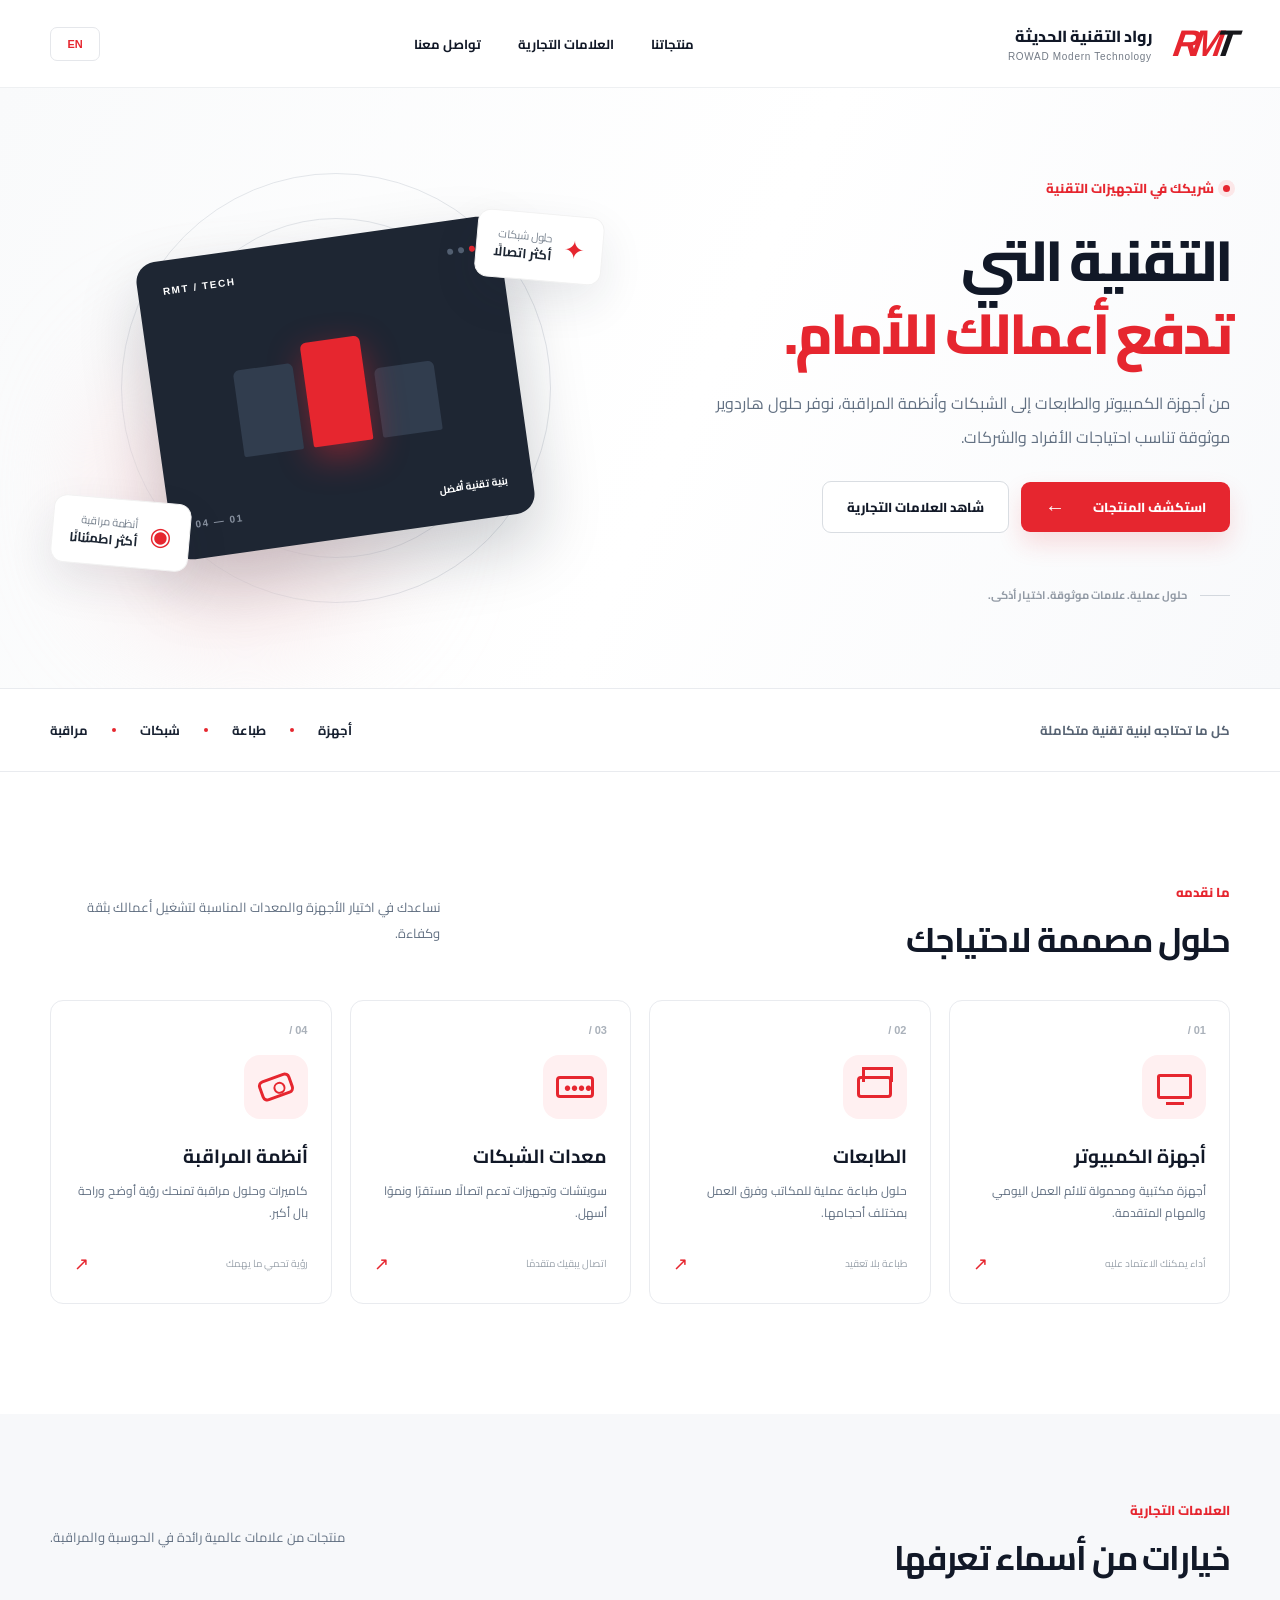
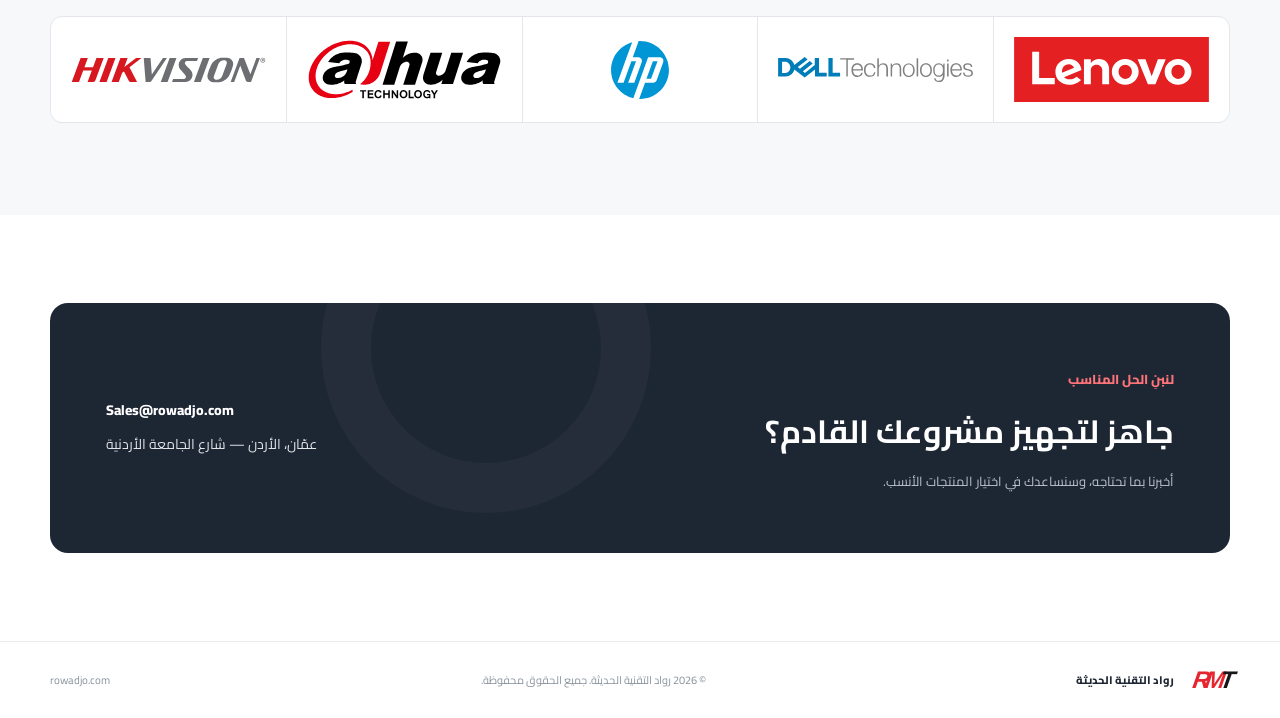
<file: index.html>
<!doctype html>
<html lang="ar" dir="rtl">
<head>
  <meta charset="utf-8">
  <meta name="viewport" content="width=device-width, initial-scale=1">
  <meta name="theme-color" content="#111827">
  <meta name="description" content="رواد التقنية الحديثة: حلول أجهزة الكمبيوتر والطابعات والشبكات وأنظمة المراقبة من علامات عالمية موثوقة في الأردن.">
  <title>رواد التقنية الحديثة | حلول تقنية لعملك</title>
  <link rel="canonical" href="https://rowadjo.com/">
  <link rel="alternate" hreflang="ar" href="https://rowadjo.com/">
  <link rel="alternate" hreflang="en" href="https://rowadjo.com/en/">
  <link rel="icon" href="favicon.svg" type="image/svg+xml">
  <link rel="preconnect" href="https://fonts.googleapis.com">
  <link rel="preconnect" href="https://fonts.gstatic.com" crossorigin>
  <link href="https://fonts.googleapis.com/css2?family=Cairo:wght@400;500;600;700;800&display=swap" rel="stylesheet">
  <link rel="stylesheet" href="styles.css">
</head>
<body>
  <header class="site-header">
    <div class="container nav">
      <a class="brand" href="#top" aria-label="رواد التقنية الحديثة - الرئيسية">
        <span class="brand-mark" dir="ltr"><b>R</b><b>M</b><b>T</b></span>
        <span class="brand-copy"><strong>رواد التقنية الحديثة</strong><small>ROWAD Modern Technology</small></span>
      </a>
      <nav aria-label="التنقل الرئيسي"><a href="#solutions">منتجاتنا</a><a href="#brands">العلامات التجارية</a><a href="#contact">تواصل معنا</a></nav>
      <a class="lang-switch" href="en/" lang="en" aria-label="Switch to English">EN</a>
    </div>
  </header>
  <main id="top">
    <section class="hero">
      <div class="container hero-grid">
        <div class="hero-copy">
          <span class="eyebrow"><i></i> شريكك في التجهيزات التقنية</span>
          <h1>التقنية التي<br><em>تدفع أعمالك للأمام.</em></h1>
          <p>من أجهزة الكمبيوتر والطابعات إلى الشبكات وأنظمة المراقبة، نوفر حلول هاردوير موثوقة تناسب احتياجات الأفراد والشركات.</p>
          <div class="hero-actions"><a class="button button-primary" href="#solutions">استكشف المنتجات <span>←</span></a><a class="button button-ghost" href="#brands">شاهد العلامات التجارية</a></div>
          <div class="hero-note"><span class="line"></span> حلول عملية. علامات موثوقة. اختيار أذكى.</div>
        </div>
        <div class="hero-art" aria-hidden="true"><div class="orbit orbit-one"></div><div class="orbit orbit-two"></div><div class="art-card main-card"><div class="art-card-top"><span class="dots"><i></i><i></i><i></i></span><span>RMT / TECH</span></div><div class="screen-symbol"><div></div><div></div><div></div></div><div class="art-card-bottom"><span>بنية تقنية أفضل</span><b>01 — 04</b></div></div><div class="float-card float-network"><span class="icon">✦</span><span>حلول شبكات<br><b>أكثر اتصالًا</b></span></div><div class="float-card float-security"><span class="icon">◉</span><span>أنظمة مراقبة<br><b>أكثر اطمئنانًا</b></span></div><div class="red-glow"></div></div>
      </div>
    </section>
    <section class="trust-strip"><div class="container"><span>كل ما تحتاجه لبنية تقنية متكاملة</span><div><b>أجهزة</b><i></i><b>طباعة</b><i></i><b>شبكات</b><i></i><b>مراقبة</b></div></div></section>
    <section class="section solutions" id="solutions"><div class="container"><div class="section-head"><div><span class="section-kicker">ما نقدمه</span><h2>حلول مصممة لاحتياجك</h2></div><p>نساعدك في اختيار الأجهزة والمعدات المناسبة لتشغيل أعمالك بثقة وكفاءة.</p></div><div class="cards"><article class="product-card"><span class="product-number">01 /</span><div class="product-icon computer"><span></span></div><h3>أجهزة الكمبيوتر</h3><p>أجهزة مكتبية ومحمولة تلائم العمل اليومي والمهام المتقدمة.</p><span class="card-tail">أداء يمكنك الاعتماد عليه <b>↗</b></span></article><article class="product-card"><span class="product-number">02 /</span><div class="product-icon printer"><span></span></div><h3>الطابعات</h3><p>حلول طباعة عملية للمكاتب وفرق العمل بمختلف أحجامها.</p><span class="card-tail">طباعة بلا تعقيد <b>↗</b></span></article><article class="product-card"><span class="product-number">03 /</span><div class="product-icon network"><span></span></div><h3>معدات الشبكات</h3><p>سويتشات وتجهيزات تدعم اتصالًا مستقرًا ونموًا أسهل.</p><span class="card-tail">اتصال يبقيك متقدمًا <b>↗</b></span></article><article class="product-card"><span class="product-number">04 /</span><div class="product-icon camera"><span></span></div><h3>أنظمة المراقبة</h3><p>كاميرات وحلول مراقبة تمنحك رؤية أوضح وراحة بال أكبر.</p><span class="card-tail">رؤية تحمي ما يهمك <b>↗</b></span></article></div></div></section>
    <section class="brands-section" id="brands"><div class="container"><div class="section-head"><div><span class="section-kicker">العلامات التجارية</span><h2>خيارات من أسماء تعرفها</h2></div><p>منتجات من علامات عالمية رائدة في الحوسبة والمراقبة.</p></div><div class="brand-list" aria-label="العلامات التجارية"><div class="brand-logo"><img src="assets/brands/lenovo.svg" alt="Lenovo" loading="lazy"></div><div class="brand-logo"><img src="assets/brands/dell.svg" alt="Dell Technologies" loading="lazy"></div><div class="brand-logo"><img src="assets/brands/hp.svg" alt="HP" loading="lazy"></div><div class="brand-logo"><img src="assets/brands/dahua.svg" alt="Dahua Technology" loading="lazy"></div><div class="brand-logo"><img src="assets/brands/hikvision.svg" alt="Hikvision" loading="lazy"></div></div></div></section>
    <section class="contact-section" id="contact"><div class="container contact-panel"><div><span class="section-kicker">لنبنِ الحل المناسب</span><h2>جاهز لتجهيز مشروعك القادم؟</h2><p>أخبرنا بما تحتاجه، وسنساعدك في اختيار المنتجات الأنسب.</p></div><div class="contact-details"><a href="mailto:Sales@rowadjo.com" dir="ltr">Sales@rowadjo.com</a><span>عمّان، الأردن — شارع الجامعة الأردنية</span></div></div></section>
  </main>
  <footer><div class="container footer-inner"><div class="footer-brand"><span class="brand-mark" dir="ltr"><b>R</b><b>M</b><b>T</b></span><span>رواد التقنية الحديثة</span></div><span>© <span id="year">2026</span> رواد التقنية الحديثة. جميع الحقوق محفوظة.</span><span>rowadjo.com</span></div></footer>
  <script>document.getElementById('year').textContent = new Date().getFullYear();</script>
</body>
</html>
</file>
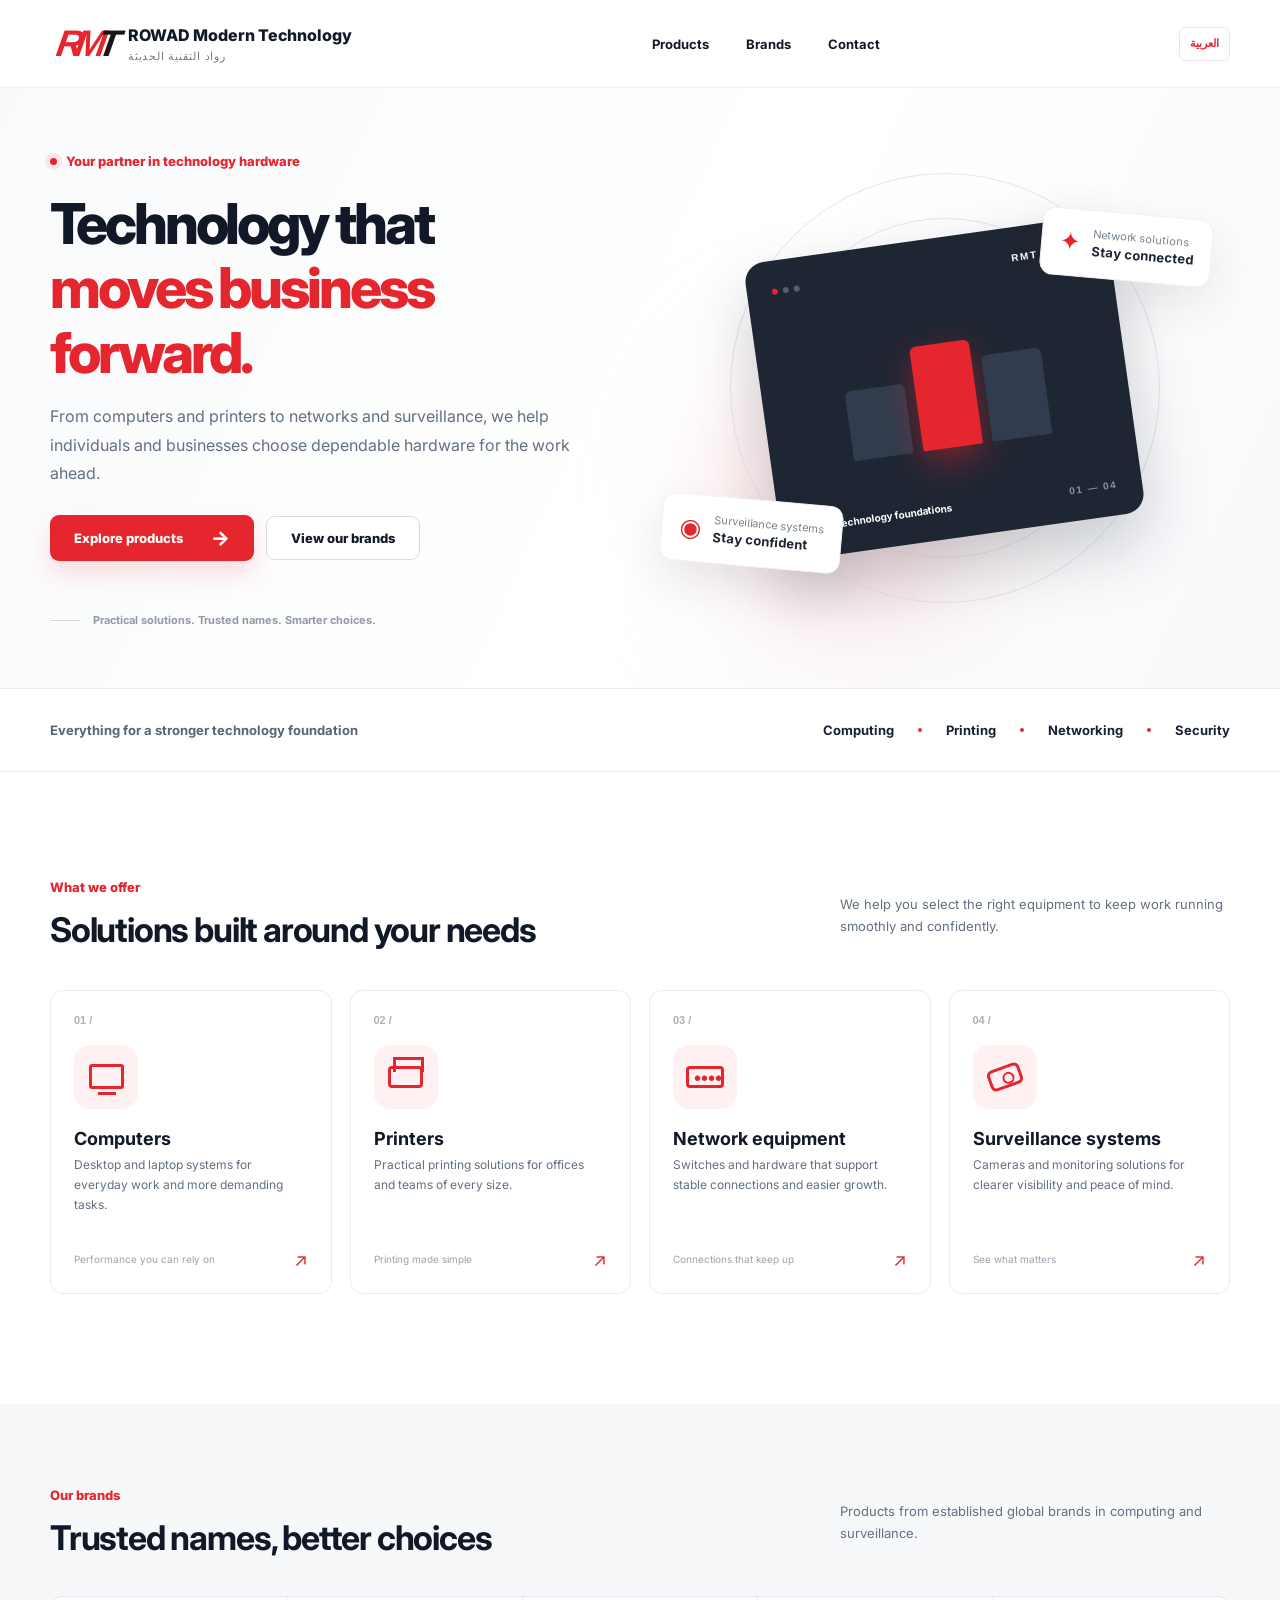
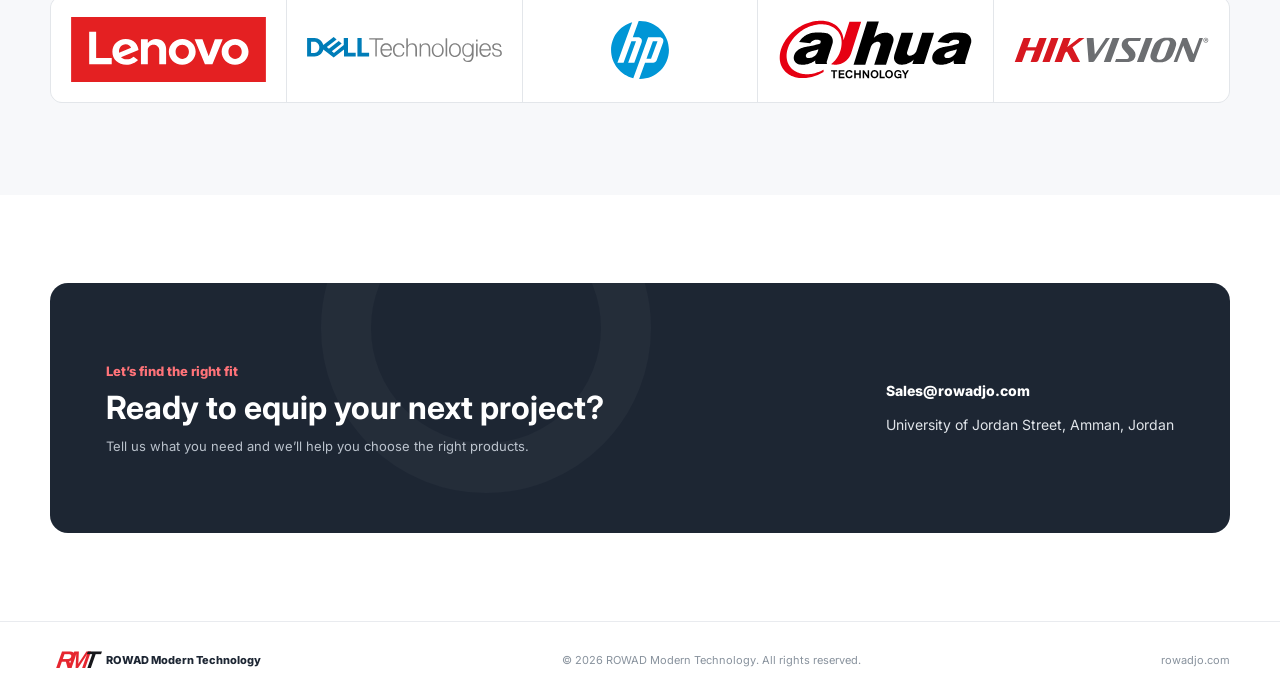
<file: en/index.html>
<!doctype html>
<html lang="en" dir="ltr">
<head>
  <meta charset="utf-8">
  <meta name="viewport" content="width=device-width, initial-scale=1">
  <meta name="theme-color" content="#111827">
  <meta name="description" content="Rowad Modern Technology provides computers, printers, network equipment, and surveillance solutions from trusted global brands in Jordan.">
  <title>Rowad Modern Technology | Technology for What’s Next</title>
  <link rel="canonical" href="https://rowadjo.com/en/">
  <link rel="alternate" hreflang="ar" href="https://rowadjo.com/">
  <link rel="alternate" hreflang="en" href="https://rowadjo.com/en/">
  <link rel="icon" href="../favicon.svg" type="image/svg+xml">
  <link rel="preconnect" href="https://fonts.googleapis.com">
  <link rel="preconnect" href="https://fonts.gstatic.com" crossorigin>
  <link href="https://fonts.googleapis.com/css2?family=Inter:wght@400;500;600;700;800&display=swap" rel="stylesheet">
  <link rel="stylesheet" href="../styles.css">
</head>
<body class="english-page">
  <header class="site-header">
    <div class="container nav">
      <a class="brand" href="#top" aria-label="Rowad Modern Technology home">
        <span class="brand-mark" dir="ltr"><b>R</b><b>M</b><b>T</b></span>
        <span class="brand-copy"><strong>ROWAD Modern Technology</strong><small>رواد التقنية الحديثة</small></span>
      </a>
      <nav aria-label="Main navigation"><a href="#solutions">Products</a><a href="#brands">Brands</a><a href="#contact">Contact</a></nav>
      <a class="lang-switch" href="../" lang="ar" aria-label="التبديل إلى العربية">العربية</a>
    </div>
  </header>
  <main id="top">
    <section class="hero">
      <div class="container hero-grid">
        <div class="hero-copy">
          <span class="eyebrow"><i></i> Your partner in technology hardware</span>
          <h1>Technology that<br><em>moves business forward.</em></h1>
          <p>From computers and printers to networks and surveillance, we help individuals and businesses choose dependable hardware for the work ahead.</p>
          <div class="hero-actions"><a class="button button-primary" href="#solutions">Explore products <span>→</span></a><a class="button button-ghost" href="#brands">View our brands</a></div>
          <div class="hero-note"><span class="line"></span> Practical solutions. Trusted names. Smarter choices.</div>
        </div>
        <div class="hero-art" aria-hidden="true"><div class="orbit orbit-one"></div><div class="orbit orbit-two"></div><div class="art-card main-card"><div class="art-card-top"><span class="dots"><i></i><i></i><i></i></span><span>RMT / TECH</span></div><div class="screen-symbol"><div></div><div></div><div></div></div><div class="art-card-bottom"><span>Better technology foundations</span><b>01 — 04</b></div></div><div class="float-card float-network"><span class="icon">✦</span><span>Network solutions<br><b>Stay connected</b></span></div><div class="float-card float-security"><span class="icon">◉</span><span>Surveillance systems<br><b>Stay confident</b></span></div><div class="red-glow"></div></div>
      </div>
    </section>
    <section class="trust-strip"><div class="container"><span>Everything for a stronger technology foundation</span><div><b>Computing</b><i></i><b>Printing</b><i></i><b>Networking</b><i></i><b>Security</b></div></div></section>
    <section class="section solutions" id="solutions"><div class="container"><div class="section-head"><div><span class="section-kicker">What we offer</span><h2>Solutions built around your needs</h2></div><p>We help you select the right equipment to keep work running smoothly and confidently.</p></div><div class="cards"><article class="product-card"><span class="product-number">01 /</span><div class="product-icon computer"><span></span></div><h3>Computers</h3><p>Desktop and laptop systems for everyday work and more demanding tasks.</p><span class="card-tail">Performance you can rely on <b>↗</b></span></article><article class="product-card"><span class="product-number">02 /</span><div class="product-icon printer"><span></span></div><h3>Printers</h3><p>Practical printing solutions for offices and teams of every size.</p><span class="card-tail">Printing made simple <b>↗</b></span></article><article class="product-card"><span class="product-number">03 /</span><div class="product-icon network"><span></span></div><h3>Network equipment</h3><p>Switches and hardware that support stable connections and easier growth.</p><span class="card-tail">Connections that keep up <b>↗</b></span></article><article class="product-card"><span class="product-number">04 /</span><div class="product-icon camera"><span></span></div><h3>Surveillance systems</h3><p>Cameras and monitoring solutions for clearer visibility and peace of mind.</p><span class="card-tail">See what matters <b>↗</b></span></article></div></div></section>
    <section class="brands-section" id="brands"><div class="container"><div class="section-head"><div><span class="section-kicker">Our brands</span><h2>Trusted names, better choices</h2></div><p>Products from established global brands in computing and surveillance.</p></div><div class="brand-list" aria-label="Brands"><div class="brand-logo"><img src="../assets/brands/lenovo.svg" alt="Lenovo" loading="lazy"></div><div class="brand-logo"><img src="../assets/brands/dell.svg" alt="Dell Technologies" loading="lazy"></div><div class="brand-logo"><img src="../assets/brands/hp.svg" alt="HP" loading="lazy"></div><div class="brand-logo"><img src="../assets/brands/dahua.svg" alt="Dahua Technology" loading="lazy"></div><div class="brand-logo"><img src="../assets/brands/hikvision.svg" alt="Hikvision" loading="lazy"></div></div></div></section>
    <section class="contact-section" id="contact"><div class="container contact-panel"><div><span class="section-kicker">Let’s find the right fit</span><h2>Ready to equip your next project?</h2><p>Tell us what you need and we’ll help you choose the right products.</p></div><div class="contact-details"><a href="mailto:Sales@rowadjo.com">Sales@rowadjo.com</a><span>University of Jordan Street, Amman, Jordan</span></div></div></section>
  </main>
  <footer><div class="container footer-inner"><div class="footer-brand"><span class="brand-mark" dir="ltr"><b>R</b><b>M</b><b>T</b></span><span>ROWAD Modern Technology</span></div><span>© <span id="year">2026</span> ROWAD Modern Technology. All rights reserved.</span><span>rowadjo.com</span></div></footer>
  <script>document.getElementById('year').textContent = new Date().getFullYear();</script>
</body>
</html>
</file>
<file: styles.css>
:root{--ink:#111827;--muted:#627082;--red:#e6262f;--pale:#f5f6f8;--line:#e9ebef}*{box-sizing:border-box}html{scroll-behavior:smooth}body{margin:0;font-family:Cairo,Tahoma,sans-serif;color:var(--ink);background:#fff}a{text-decoration:none;color:inherit}.container{width:min(1180px,calc(100% - 48px));margin:auto}.site-header{height:88px;background:#fff;border-bottom:1px solid #eef0f2;position:relative;z-index:5}.nav,.nav nav,.brand,.hero-actions,.section-head,.trust-strip .container,.trust-strip .container>div,.footer-inner,.footer-brand{display:flex;align-items:center}.nav{height:100%;justify-content:space-between}.brand{gap:15px}.brand-mark{display:flex;align-items:center;letter-spacing:-8px;font:bold italic 37px Arial,sans-serif;line-height:1;padding-left:7px;transform:skewX(-9deg)}.brand-mark b:nth-child(-n+2){color:var(--red)}.brand-mark b:last-child{color:#17171b}.brand-copy{display:flex;flex-direction:column;line-height:1.25}.brand-copy strong{font-size:16px;font-weight:800}.brand-copy small{font:10px Arial,sans-serif;color:#737b86;letter-spacing:.07em;margin-top:5px}.nav nav{gap:37px;font-size:13px;font-weight:700}.nav nav a:hover,footer a:hover{color:var(--red)}.hero{background:linear-gradient(115deg,#f9fafb 0%,#fff 54%,#f8f9fb 100%);overflow:hidden}.hero-grid{min-height:600px;display:grid;grid-template-columns:1fr 1fr;align-items:center;gap:38px}.hero-copy{padding:58px 0}.eyebrow,.section-kicker{font-size:13px;font-weight:800;color:var(--red)}.eyebrow{display:inline-flex;align-items:center;gap:9px}.eyebrow i{width:7px;height:7px;border-radius:50%;background:var(--red);box-shadow:0 0 0 5px #fce7e8}.hero h1{font-size:clamp(40px,4.4vw,64px);line-height:1.3;letter-spacing:-.055em;margin:23px 0 17px;font-weight:800}.hero h1 em{font-style:normal;color:var(--red)}.hero-copy>p{max-width:560px;font-size:16px;line-height:2.1;color:var(--muted);margin:0 0 27px}.hero-actions{gap:12px;flex-wrap:wrap}.button{display:inline-flex;align-items:center;justify-content:center;gap:28px;padding:13px 24px;border-radius:9px;font-size:13px;font-weight:800;transition:.2s}.button:hover{transform:translateY(-2px)}.button-primary{color:#fff;background:var(--red);box-shadow:0 12px 25px #e6262f26}.button-primary span,.button-light span{font-size:20px;line-height:1}.button-ghost{border:1px solid #d9dde2;background:#fff}.hero-note{display:flex;align-items:center;gap:13px;color:#929aa5;font-size:11px;font-weight:700;margin-top:52px}.line{width:30px;height:1px;background:#d3d8de}.hero-art{height:500px;position:relative;display:flex;align-items:center;justify-content:center}.orbit{position:absolute;border:1px solid #e3e6ea;border-radius:50%;width:430px;height:430px}.orbit-two{width:340px;height:340px}.main-card{position:relative;z-index:2;width:365px;height:300px;background:#1e2633;border-radius:20px;box-shadow:0 30px 65px #10182735;transform:rotate(-8deg);overflow:hidden;color:#fff;display:flex;flex-direction:column;justify-content:space-between;padding:25px}.art-card-top,.art-card-bottom{display:flex;justify-content:space-between;align-items:center;font:700 10px Arial,sans-serif;letter-spacing:.16em}.dots{display:flex;gap:5px}.dots i{width:6px;height:6px;border-radius:50%;background:#536072}.dots i:first-child{background:var(--red)}.screen-symbol{display:flex;align-items:flex-end;gap:10px;justify-content:center;height:120px}.screen-symbol div{width:60px;height:70px;background:#313d4e;border-radius:6px 6px 2px 2px}.screen-symbol div:nth-child(2){height:105px;background:var(--red);box-shadow:0 12px 35px #e6262f75}.screen-symbol div:nth-child(3){height:87px}.art-card-bottom{font-family:Cairo,sans-serif;letter-spacing:0}.art-card-bottom b{font:700 10px Arial,sans-serif;letter-spacing:.15em;color:#8992a0}.float-card{z-index:3;position:absolute;background:#fff;box-shadow:0 18px 45px #1c2b3a19;border:1px solid #f2f2f2;border-radius:13px;display:flex;align-items:center;gap:12px;padding:14px 17px;font-size:11px;line-height:1.5;color:#7a8490}.float-card b{color:#1d2633;font-size:13px}.float-network{top:75px;right:18px;transform:rotate(5deg)}.float-security{left:2px;bottom:72px;transform:rotate(5deg)}.icon{font-size:25px;color:var(--red)}.red-glow{position:absolute;width:250px;height:250px;border-radius:50%;background:#f9dfe1;filter:blur(65px);bottom:20px;left:70px}.trust-strip{background:#fff;border-block:1px solid var(--line)}.trust-strip .container{min-height:82px;justify-content:space-between;gap:20px}.trust-strip .container>span{font-size:13px;font-weight:700;color:#586474}.trust-strip .container>div{gap:24px;color:#192232;font-size:13px}.trust-strip i{width:4px;height:4px;border-radius:50%;background:var(--red)}.section{padding:104px 0 110px}.section-head{justify-content:space-between;gap:20px;margin-bottom:36px}.section-head h2{font-size:34px;letter-spacing:-.035em;margin:10px 0 0;line-height:1.4}.section-head p{max-width:390px;font-size:13px;line-height:2;color:var(--muted);margin:0}.cards{display:grid;grid-template-columns:repeat(4,1fr);gap:18px}.product-card{min-height:304px;border:1px solid var(--line);border-radius:13px;padding:23px;display:flex;flex-direction:column;transition:.25s;background:#fff}.product-card:hover{border-color:#f1b9bc;transform:translateY(-5px);box-shadow:0 20px 50px #1c26330d}.product-number{font:700 11px Arial,sans-serif;color:#aab1ba}.product-icon{width:64px;height:64px;border-radius:16px;background:#fff0f1;margin:19px 0 9px;display:grid;place-items:center}.product-icon span{position:relative;display:block;border:3px solid var(--red)}.computer span{width:35px;height:25px;border-radius:3px}.computer span:after{content:"";position:absolute;width:18px;height:3px;background:var(--red);bottom:-9px;left:6px}.printer span{width:35px;height:22px;border-radius:4px}.printer span:before{content:"";position:absolute;width:25px;height:12px;border:3px solid var(--red);border-bottom:0;top:-12px;left:2px}.network span{width:38px;height:22px;border-radius:4px}.network span:after{content:"••••";position:absolute;bottom:-5px;left:5px;color:var(--red);font:20px Arial}.camera span{width:34px;height:22px;border-radius:6px;transform:rotate(-20deg)}.camera span:after{content:"";position:absolute;width:8px;height:8px;border:2px solid var(--red);border-radius:50%;top:4px;left:11px}.product-card h3{font-size:19px;margin:10px 0 6px}.product-card p{font-size:12px;line-height:1.9;color:var(--muted);margin:0}.card-tail{margin-top:auto;padding-top:18px;font-size:10px;color:#9ba3ac;display:flex;justify-content:space-between;align-items:center}.card-tail b{font-size:18px;color:var(--red);font-weight:400}.brands-section{padding:80px 0 92px;background:#f7f8fa}.brands-section .section-head{margin-bottom:35px}.brand-list{display:grid;grid-template-columns:repeat(5,1fr);gap:1px;background:#e3e6ea;border:1px solid #e3e6ea;border-radius:12px;overflow:hidden}.brand-list span{height:105px;background:#fff;display:flex;align-items:center;justify-content:center;font:bold clamp(16px,2vw,28px) Arial,sans-serif;color:#394251;letter-spacing:-.04em}.brand-list span:nth-child(3){font-style:italic;font-size:36px}.brand-list span:nth-child(n+4){font-size:21px;letter-spacing:.02em}.contact-section{padding:88px 0}.contact-panel{background:#1d2633;color:#fff;border-radius:18px;min-height:250px;padding:50px 56px;display:flex;align-items:center;justify-content:space-between;gap:30px;position:relative;overflow:hidden}.contact-panel:after{content:"";position:absolute;width:230px;height:230px;border:50px solid #ffffff08;border-radius:50%;left:23%;top:-120px}.contact-panel .section-kicker{color:#ff7379}.contact-panel h2{font-size:32px;margin:8px 0}.contact-panel p{font-size:13px;color:#bac2cc;margin:0}.button-light{background:#fff;color:#1d2633;position:relative;z-index:1;white-space:nowrap}footer{border-top:1px solid var(--line);padding:26px 0;color:#88929d;font-size:11px}.footer-inner{justify-content:space-between;gap:20px}.footer-brand{gap:12px;color:#1d2633;font-weight:800}.footer-brand .brand-mark{font-size:24px;letter-spacing:-5px}footer a{direction:ltr}@media(max-width:900px){.hero-grid{grid-template-columns:1fr 1fr;gap:0}.hero-art{transform:scale(.77);transform-origin:center}.cards{grid-template-columns:repeat(2,1fr)}.nav nav{gap:17px}}@media(max-width:700px){.container{width:min(100% - 32px,520px)}.site-header{height:72px}.brand-copy strong{font-size:12px}.brand-copy small{font-size:8px}.brand-mark{font-size:29px;letter-spacing:-6px}.nav nav a:not(:last-child){display:none}.nav nav a{font-size:11px;color:var(--red)}.hero-grid{display:flex;flex-direction:column;min-height:auto;gap:0}.hero-copy{padding:62px 0 15px}.hero h1{font-size:40px}.hero-copy>p{font-size:14px}.hero-note{margin-top:33px}.hero-art{height:360px;width:100%;transform:scale(.72);margin:-48px 0 -25px}.trust-strip .container{flex-direction:column;justify-content:center;padding:17px 0;gap:6px}.trust-strip .container>div{gap:13px;font-size:11px}.section{padding:70px 0}.section-head{display:block}.section-head h2{font-size:27px}.section-head p{margin-top:12px}.cards{gap:12px}.product-card{padding:18px;min-height:285px}.product-card h3{font-size:16px}.product-card p{font-size:11px}.brand-list{grid-template-columns:repeat(2,1fr)}.brand-list span:last-child{grid-column:span 2}.brands-section{padding:70px 0}.contact-section{padding:60px 0}.contact-panel{padding:38px 26px;display:block}.contact-panel h2{font-size:25px}.contact-panel p{line-height:1.8}.contact-panel .button{margin-top:24px}.footer-inner{flex-direction:column;align-items:flex-start;gap:7px}}@media(max-width:380px){.hero h1{font-size:34px}.cards{grid-template-columns:1fr}.product-card{min-height:245px}.hero-art{transform:scale(.6);margin:-68px 0 -48px}.button{padding:12px 17px}}
.lang-switch{display:inline-flex;align-items:center;justify-content:center;min-width:50px;height:34px;padding:0 10px;border:1px solid #e5e7eb;border-radius:7px;color:#e6262f;font:800 11px Arial,sans-serif;white-space:nowrap}.lang-switch:hover{background:#fff0f1;border-color:#f1b9bc}.brand-list .brand-logo{height:105px;background:#fff;display:flex;align-items:center;justify-content:center;padding:20px}.brand-list .brand-logo img{display:block;max-width:100%;max-height:66px;width:auto;height:auto;object-fit:contain}.brand-list .brand-logo:nth-child(3) img{max-height:58px}.brand-list .brand-logo:nth-child(4) img{max-height:72px}.contact-pending{position:relative;z-index:1;display:inline-block;color:#e1e5ea;font-size:13px;max-width:320px;line-height:1.8}.english-page{font-family:Inter,Arial,sans-serif}.english-page .brand-copy small{font-family:Cairo,Tahoma,sans-serif;font-size:11px}.english-page .hero h1{letter-spacing:-.055em;line-height:1.14}.english-page .hero-copy>p{line-height:1.8}.english-page .art-card-bottom,.english-page .float-card{font-family:Inter,Arial,sans-serif}.english-page .section-head p,.english-page .product-card p{line-height:1.7}.english-page .product-card h3{font-size:18px}.english-page .contact-panel p{line-height:1.7}@media(max-width:700px){.brand-list .brand-logo:last-child{grid-column:span 2}.brand-list .brand-logo{height:94px;padding:18px}.brand-list .brand-logo img{max-height:58px}.english-page .hero h1{font-size:38px}.english-page .brand-copy strong{font-size:11px}.english-page .brand-copy small{font-size:9px}.english-page .trust-strip .container>div{gap:10px;font-size:10px}}@media(max-width:380px){.nav{gap:7px}.nav nav a{font-size:10px}.lang-switch{min-width:42px;padding:0 6px}.english-page .hero h1{font-size:32px}}
.contact-details{position:relative;z-index:1;display:flex;flex-direction:column;gap:10px;max-width:360px;color:#fff;font-size:14px;line-height:1.7}.contact-details a{font-weight:800;color:#fff;direction:ltr;unicode-bidi:isolate}.contact-details a:hover{text-decoration:underline}.contact-details span{color:#e1e5ea}.english-page .contact-details{text-align:left}
</file>
